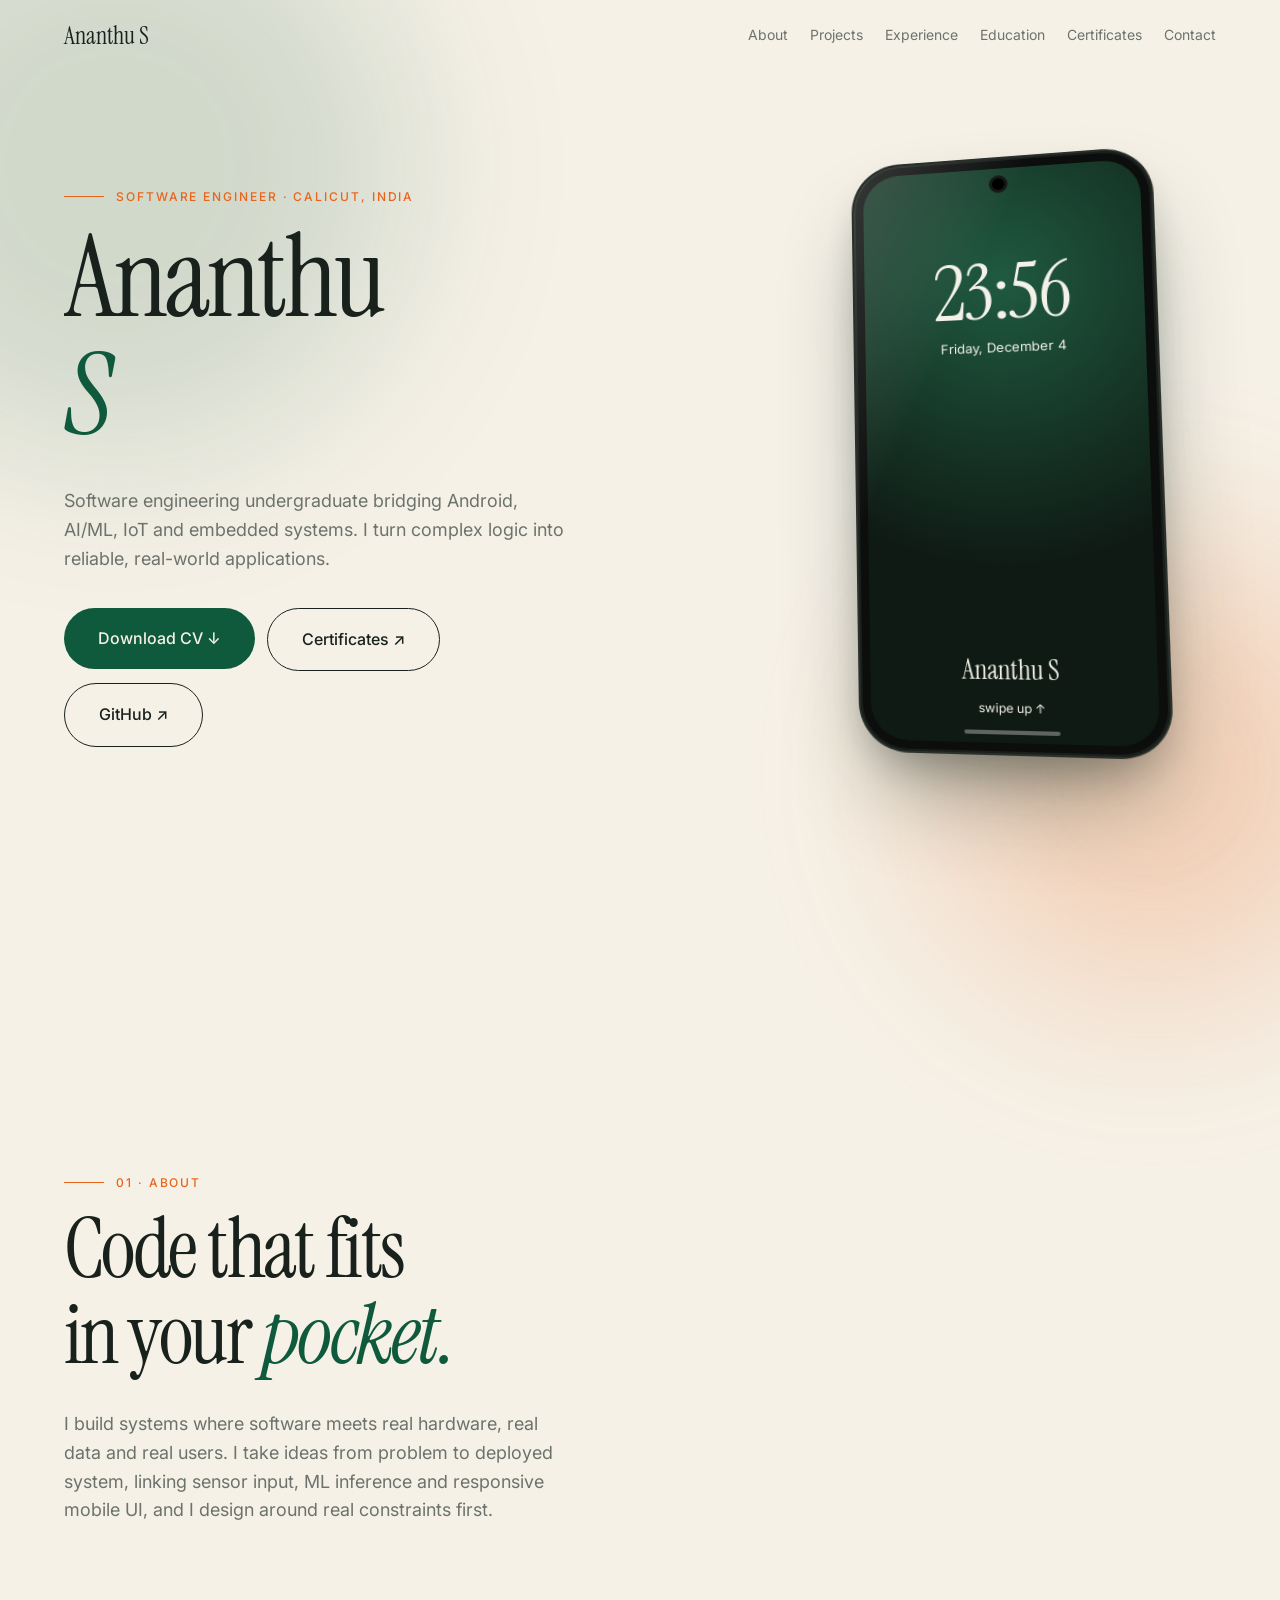
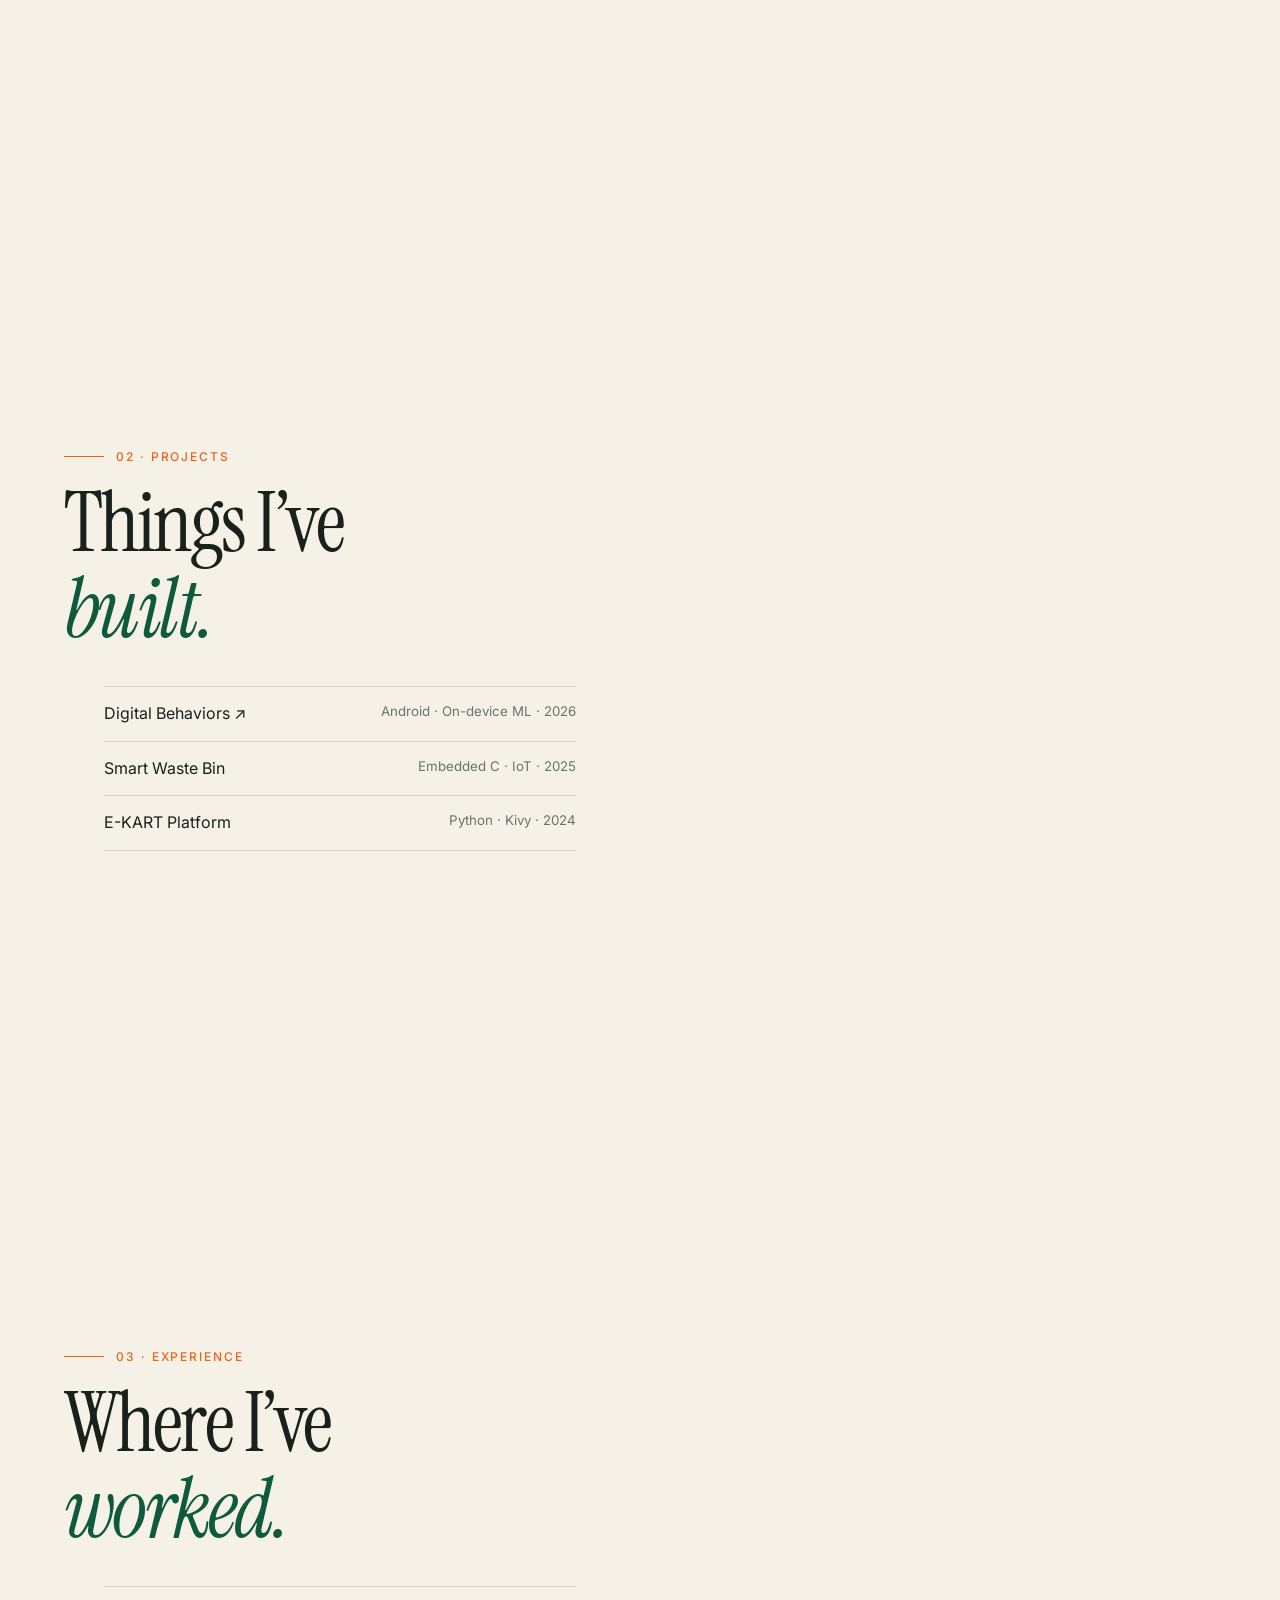
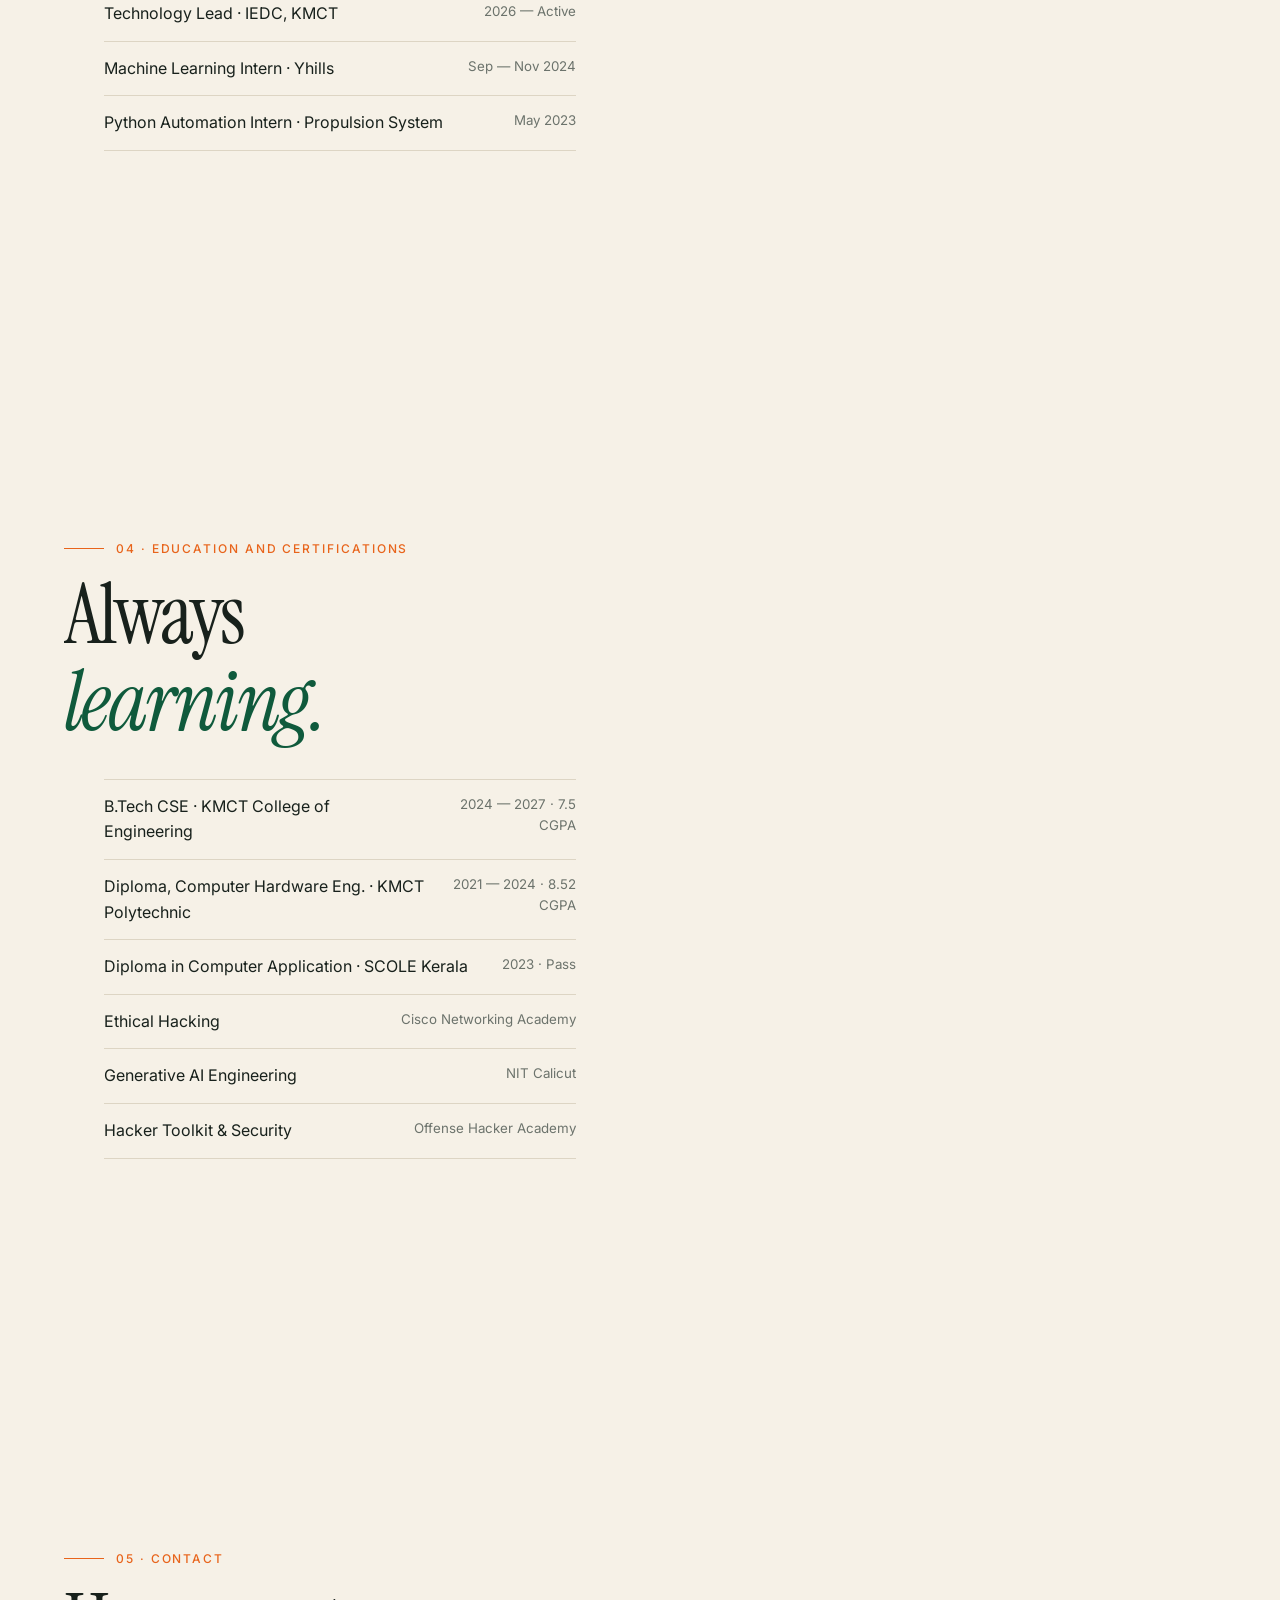
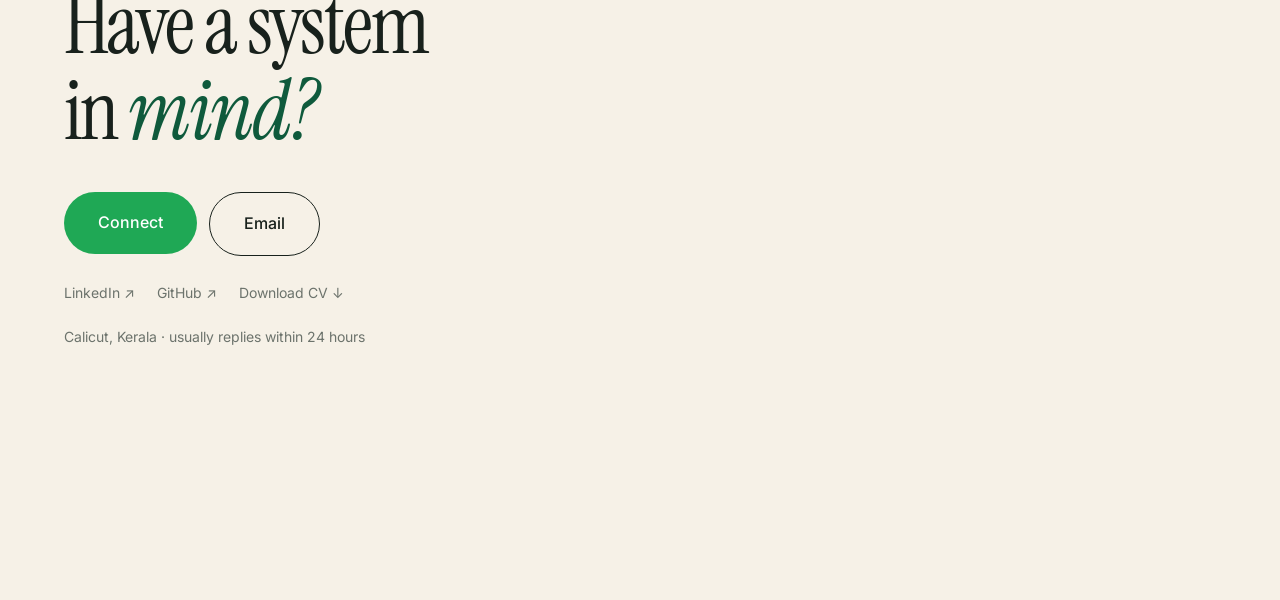
<file: index.html>
<!DOCTYPE html>
<html lang="en">

<head>
  <meta charset="utf-8">
  <meta name="viewport" content="width=device-width, initial-scale=1, viewport-fit=cover">
  <title>Ananthu S · Software engineer</title>
  <meta name="description" content="Portfolio of Ananthu S: Android, on-device ML, IoT and embedded systems.">
  <link rel="stylesheet"
    href="https://fonts.googleapis.com/css2?family=Instrument+Serif:ital@0;1&family=Inter:wght@400;500;600&display=swap">
  <style>
    :root {
      --bg: #F6F1E7;
      --fg: #18211C;
      --mute: #6C736C;
      --line: #DDD5C4;
      --acc: #0F5A3C;
      --hot: #E8641B;
      --card: #FBF8F1;
      color-scheme: light;
      box-sizing: border-box;
      padding-top: env(safe-area-inset-top, 0px);
      padding-bottom: env(safe-area-inset-bottom, 0px);
      --ser: "Instrument Serif", Georgia, serif
    }

    @media (prefers-color-scheme:dark) {
      :root:not([data-theme="light"]) {
        --bg: #101510;
        --fg: #EEE9DC;
        --mute: #98A096;
        --line: #243026;
        --acc: #4FC38A;
        --hot: #FF8A4C;
        --card: #161D17;
        color-scheme: dark
      }
    }

    :root[data-theme="dark"] {
      --bg: #101510;
      --fg: #EEE9DC;
      --mute: #98A096;
      --line: #243026;
      --acc: #4FC38A;
      --hot: #FF8A4C;
      --card: #161D17;
      color-scheme: dark
    }

    * {
      box-sizing: border-box;
      margin: 0
    }

    html {
      scroll-behavior: smooth
    }

    body {
      background: var(--bg);
      color: var(--fg);
      font: 16px/1.6 Inter, system-ui, -apple-system, sans-serif;
      overflow-x: hidden;
      -webkit-font-smoothing: antialiased
    }

    a {
      color: inherit;
      text-decoration: none
    }

    .blob {
      position: fixed;
      border-radius: 50%;
      filter: blur(90px);
      opacity: .35;
      z-index: 0;
      pointer-events: none;
      will-change: transform
    }

    .b1 {
      width: 46vw;
      height: 46vw;
      background: var(--acc);
      left: -14vw;
      top: -10vw;
      opacity: .16
    }

    .b2 {
      width: 36vw;
      height: 36vw;
      background: var(--hot);
      right: -8vw;
      bottom: -8vw;
      opacity: .22
    }

    #bar {
      position: fixed;
      left: 0;
      top: 0;
      height: 3px;
      width: 100%;
      background: var(--hot);
      transform-origin: 0 0;
      transform: scaleX(0);
      z-index: 50
    }

    nav {
      position: fixed;
      top: 0;
      left: 0;
      right: 0;
      z-index: 40;
      display: flex;
      justify-content: space-between;
      align-items: center;
      padding: calc(20px + env(safe-area-inset-top, 0px)) 5vw 0;
      font-size: 14px
    }

    nav b {
      font: 400 24px var(--ser)
    }

    nav div {
      display: flex;
      gap: 22px;
      color: var(--mute)
    }

    nav div a {
      transition: color .3s
    }

    nav div a.on,
    nav div a:hover {
      color: var(--fg)
    }

    @media(max-width:820px) {
      nav div {
        display: none
      }
    }

    /* phone */
    #stage {
      position: fixed;
      inset: 0;
      z-index: 5;
      display: flex;
      align-items: center;
      justify-content: flex-end;
      padding-right: 9vw;
      perspective: 1400px;
      pointer-events: none
    }

    #phone {
      width: 290px;
      height: 590px;
      transform-style: preserve-3d;
      will-change: transform
    }

    .ph {
      width: 100%;
      height: 100%;
      border-radius: 46px;
      background: #0B0E0C;
      padding: 10px;
      box-shadow: 0 0 0 2px #2A302B, 0 50px 90px -20px rgba(15, 40, 28, .45), 0 20px 40px -10px rgba(0, 0, 0, .25), inset 0 0 0 2px #1a1f1b;
      position: relative;
      animation: bob 6s ease-in-out infinite
    }

    .ph::after {
      content: "";
      position: absolute;
      inset: 0;
      border-radius: inherit;
      background: linear-gradient(115deg, rgba(255, 255, 255, .18), transparent 32%);
      pointer-events: none
    }

    .cam {
      position: absolute;
      left: 50%;
      top: 20px;
      width: 12px;
      height: 12px;
      border-radius: 50%;
      background: #000;
      box-shadow: 0 0 0 3px #151a16;
      z-index: 5;
      transform: translateX(-50%)
    }

    .scr {
      width: 100%;
      height: 100%;
      border-radius: 36px;
      overflow: hidden;
      position: relative;
      background: #0F1A14;
      color: #F3F1E8;
      font-size: 13px
    }

    .pn {
      position: absolute;
      inset: 0;
      padding: 54px 18px 24px;
      opacity: 0;
      transform: translateY(24px) scale(.97);
      transition: opacity .6s, transform .6s;
      visibility: hidden
    }

    .pn.on {
      opacity: 1;
      transform: none;
      visibility: visible
    }

    .pn.on .a {
      animation: in .7s calc(var(--i, 0)*.09s + .15s) cubic-bezier(.2, .9, .2, 1) both
    }

    .lock {
      display: flex;
      flex-direction: column;
      align-items: center;
      text-align: center;
      background: radial-gradient(circle at 50% 20%, #1f5a40, transparent 60%)
    }

    .lock .clk {
      font: 400 78px/1 var(--ser);
      margin-top: 34px;
      letter-spacing: -.02em
    }

    .lock .dt {
      opacity: .7;
      margin-top: 6px
    }

    .lock .nm {
      margin-top: auto;
      font: 400 26px var(--ser)
    }

    .lock .sw {
      margin-top: 10px;
      opacity: .6;
      animation: hint 1.8s ease-in-out infinite;
      font-size: 12px
    }

    .grid {
      display: grid;
      grid-template-columns: repeat(4, 1fr);
      gap: 20px 8px;
      margin-top: 20px
    }

    .ic {
      display: flex;
      flex-direction: column;
      align-items: center;
      gap: 6px;
      font-size: 10px;
      opacity: .9
    }

    .ic i {
      width: 46px;
      height: 46px;
      border-radius: 15px;
      display: grid;
      place-items: center;
      font: 600 16px Inter;
      font-style: normal;
      color: #fff
    }

    .hd {
      font: 400 28px var(--ser);
      margin-bottom: 14px
    }

    .card {
      background: #1A2A21;
      border-radius: 18px;
      padding: 14px;
      margin-bottom: 10px;
      border: 1px solid #274034
    }

    .card b {
      display: block;
      font-weight: 600;
      font-size: 14px
    }

    .card small {
      opacity: .65
    }

    .card em {
      font-style: normal;
      color: #F59A5F;
      font-size: 11px;
      display: block;
      margin-top: 6px
    }

    .note {
      display: flex;
      gap: 10px;
      align-items: flex-start
    }

    .note i {
      width: 30px;
      height: 30px;
      border-radius: 50%;
      background: var(--hot);
      flex: none;
      display: grid;
      place-items: center;
      font-style: normal;
      font-size: 13px;
      color: #fff
    }

    .bar {
      height: 4px;
      border-radius: 4px;
      background: #274034;
      margin-top: 10px;
      overflow: hidden
    }

    .bar u {
      display: block;
      height: 100%;
      background: #4FC38A;
      width: 0;
      transition: width 1.4s .5s cubic-bezier(.2, .8, .2, 1)
    }

    .pn.on .bar u {
      width: var(--w)
    }

    .msg {
      background: #1A2A21;
      border-radius: 16px;
      padding: 14px;
      min-height: 110px;
      line-height: 1.5;
      border: 1px solid #274034
    }

    .msg span {
      border-right: 2px solid #F59A5F;
      animation: blink 1s steps(1) infinite
    }

    .send {
      margin-top: 14px;
      background: #25D366;
      color: #fff;
      border-radius: 999px;
      text-align: center;
      padding: 13px;
      font-weight: 600;
      animation: pulse 2s infinite
    }

    .gest {
      position: absolute;
      bottom: 8px;
      left: 50%;
      width: 90px;
      height: 4px;
      border-radius: 4px;
      background: #ffffff55;
      transform: translateX(-50%)
    }

    /* scenes */
    main {
      position: relative;
      z-index: 10
    }

    .sc {
      min-height: 100vh;
      display: flex;
      flex-direction: column;
      justify-content: center;
      padding: 14vh 5vw;
      width: min(640px, 100%)
    }

    .sc:first-child {
      padding-top: 18vh
    }

    .ey {
      font: 500 12px Inter;
      letter-spacing: .16em;
      text-transform: uppercase;
      color: var(--hot);
      margin-bottom: 20px;
      display: flex;
      gap: 12px;
      align-items: center
    }

    .ey::before {
      content: "";
      width: 0;
      height: 1px;
      background: var(--hot);
      transition: width 1s
    }

    .sc.in .ey::before {
      width: 40px
    }

    h1,
    h2 {
      font: 400 clamp(52px, 9vw, 124px)/.92 var(--ser);
      letter-spacing: -.03em
    }

    h2 {
      font-size: clamp(44px, 6.6vw, 92px)
    }

    h1 em,
    h2 em {
      color: var(--acc);
      font-style: italic
    }

    .ln {
      display: block;
      overflow: hidden;
      padding-bottom: .1em
    }

    .ln>span {
      display: block;
      transform: translateY(105%);
      transition: transform 1.1s cubic-bezier(.2, .9, .2, 1);
      transition-delay: calc(var(--i, 0)*.12s)
    }

    .sc.in .ln>span {
      transform: none
    }

    .fd {
      opacity: 0;
      transform: translateY(24px);
      transition: opacity .9s .4s, transform .9s .4s
    }

    .sc.in .fd {
      opacity: 1;
      transform: none
    }

    .sc p.fd {
      margin-top: 28px;
      color: var(--mute);
      font-size: 18px;
      max-width: 30em
    }

    .sc ul {
      list-style: none;
      margin-top: 30px
    }

    .sc li {
      padding: 14px 0;
      border-top: 1px solid var(--line);
      display: flex;
      justify-content: space-between;
      gap: 20px;
      transition: padding .4s, color .3s
    }

    .sc li:last-child {
      border-bottom: 1px solid var(--line)
    }

    .sc li:hover {
      padding-left: 12px;
      color: var(--acc)
    }

    .sc li small {
      color: var(--mute);
      text-align: right
    }

    .btn {
      display: inline-flex;
      margin-top: 34px;
      padding: 18px 34px;
      border-radius: 999px;
      background: var(--acc);
      color: #F6F1E7;
      font-weight: 500;
      transition: transform .3s, background .3s;
      align-self: flex-start
    }

    .btn:hover {
      background: var(--hot);
      transform: translateY(-3px) scale(1.03)
    }

    .row {
      display: flex;
      flex-wrap: wrap;
      gap: 12px;
      margin-top: 34px;
      align-items: center
    }

    .row .btn {
      margin-top: 0
    }

    .row.sm {
      margin-top: 26px;
      gap: 22px;
      font-size: 14px;
      color: var(--mute)
    }

    .row.sm a {
      transition: color .3s
    }

    .row.sm a:hover {
      color: var(--acc)
    }

    .btn.o {
      background: transparent;
      color: var(--fg);
      border: 1px solid var(--fg)
    }

    .btn.o:hover {
      background: var(--fg);
      color: var(--bg)
    }

    .btn.wa {
      background: #1FA855;
      color: #fff
    }

    .btn.wa:hover {
      background: #25D366
    }

    .sc li a {
      display: inline-block
    }

    @media(prefers-color-scheme:dark) {
      .btn {
        color: #0b100c
      }
    }

    @media(max-width:820px) {
      #stage {
        justify-content: center;
        align-items: flex-start;
        padding: 11vh 0 0;
        opacity: .95
      }

      .sc {
        width: 100%;
        justify-content: flex-end;
        padding-bottom: 7vh;
        background: linear-gradient(transparent, var(--bg) 42%)
      }

      .sc>* {
        position: relative
      }

      h1 {
        font-size: clamp(46px, 14vw, 72px)
      }

      h2 {
        font-size: clamp(40px, 11vw, 60px)
      }

      .sc p.fd {
        font-size: 16px
      }
    }

    @keyframes bob {
      50% {
        transform: translateY(-12px)
      }
    }

    @keyframes in {
      from {
        opacity: 0;
        transform: translateY(26px) scale(.94)
      }

      to {
        opacity: 1;
        transform: none
      }
    }

    @keyframes hint {
      50% {
        transform: translateY(-8px);
        opacity: 1
      }
    }

    @keyframes blink {
      50% {
        border-color: transparent
      }
    }

    @keyframes pulse {

      0%,
      100% {
        box-shadow: 0 0 0 0 rgba(37, 211, 102, .6)
      }

      60% {
        box-shadow: 0 0 0 14px rgba(37, 211, 102, 0)
      }
    }

    @media(prefers-reduced-motion:reduce) {
      * {
        animation-duration: .01s !important;
        animation-iteration-count: 1 !important;
        transition-duration: .01s !important
      }
    }
  </style>
</head>

<body>
  <div class="blob b1" id="b1"></div>
  <div class="blob b2" id="b2"></div>
  <div id="bar"></div>
  <nav><b>Ananthu S</b>
    <div id="nv"><a href="#s1">About</a><a href="#s2">Projects</a><a href="#s3">Experience</a><a
        href="#s4">Education</a><a href="certificates.html">Certificates</a><a href="#s5">Contact</a></div>
  </nav>

  <div id="stage">
    <div id="phone">
      <div class="ph">
        <div class="cam"></div>
        <div class="scr" id="scr"></div>
      </div>
    </div>
  </div>

  <main id="main">
    <section class="sc" id="s0">
      <div class="ey">Software engineer · Calicut, India</div>
      <h1><span class="ln"><span style="--i:0">Ananthu</span></span><span class="ln"><span
            style="--i:1"><em>S</em></span></span></h1>
      <p class="fd">Software engineering undergraduate bridging Android, AI/ML, IoT and embedded systems. I turn complex
        logic into reliable, real-world applications.</p>
      <div class="row fd"><a class="btn" href="https://github.com/ATU-S/portfolio/raw/refs/heads/main/Ananthu%20S.pdf"
          target="_blank" rel="noreferrer">Download CV ↓</a><a class="btn o" href="certificates.html">Certificates
          ↗</a><a class="btn o" href="https://github.com/ATU-S" target="_blank" rel="noreferrer">GitHub ↗</a></div>
    </section>
    <section class="sc" id="s1">
      <div class="ey">01 · About</div>
      <h2><span class="ln"><span style="--i:0">Code that fits</span></span><span class="ln"><span style="--i:1">in your
            <em>pocket.</em></span></span></h2>
      <p class="fd">I build systems where software meets real hardware, real data and real users. I take ideas from
        problem to deployed system, linking sensor input, ML inference and responsive mobile UI, and I design around
        real constraints first.</p>
    </section>
    <section class="sc" id="s2">
      <div class="ey">02 · Projects</div>
      <h2><span class="ln"><span style="--i:0">Things I’ve</span></span><span class="ln"><span
            style="--i:1"><em>built.</em></span></span></h2>
      <ul class="fd" id="pl"></ul>
    </section>
    <section class="sc" id="s3">
      <div class="ey">03 · Experience</div>
      <h2><span class="ln"><span style="--i:0">Where I’ve</span></span><span class="ln"><span
            style="--i:1"><em>worked.</em></span></span></h2>
      <ul class="fd" id="el"></ul>
    </section>
    <section class="sc" id="s4">
      <div class="ey">04 · Education and certifications</div>
      <h2><span class="ln"><span style="--i:0">Always</span></span><span class="ln"><span
            style="--i:1"><em>learning.</em></span></span></h2>
      <ul class="fd" id="dl"></ul>
    </section>
    <section class="sc" id="s5">
      <div class="ey">05 · Contact</div>
      <h2><span class="ln"><span style="--i:0">Have a system</span></span><span class="ln"><span style="--i:1">in
            <em>mind?</em></span></span></h2>
      <div class="row fd"><a class="btn wa"
          href="https://wa.me/919400642545?text=Hi%20Ananthu%2C%20I%20saw%20your%20portfolio." target="_blank"
          rel="noreferrer">Connect</a><a class="btn o"
          href="mailto:ananthus1687@gmail.com">Email</a></div>
      <div class="row sm fd"><a href="https://www.linkedin.com/in/atu-s" target="_blank" rel="noreferrer">LinkedIn
          ↗</a><a href="https://github.com/ATU-S" target="_blank" rel="noreferrer">GitHub ↗</a><a
          href="https://github.com/ATU-S/portfolio/raw/refs/heads/main/Ananthu%20S.pdf" target="_blank"
          rel="noreferrer">Download CV ↓</a></div>
      <p class="fd" style="font-size:14px;margin-top:22px">Calicut, Kerala · usually replies within 24 hours</p>
    </section>
  </main>

  <script>
    /* ===== EDIT YOUR CONTENT HERE ===== */
    const CERTS = [["Ethical Hacking", "Cisco Networking Academy"], ["Generative AI Engineering", "NIT Calicut"], ["Hacker Toolkit & Security", "Offense Hacker Academy"]];
    const PROJECTS = [["Digital Behaviors", "Android · On-device ML · 2026", "https://github.com/ATU-S/digital-behaviors", "Private, on-device screen-time insights."], ["Smart Waste Bin", "Embedded C · IoT · 2025", null, "Auto waste sorting with ultrasonic and inductive sensors."], ["E-KART Platform", "Python · Kivy · 2024", null, "Store inventory, stock routing and recommendations."]];
    const EXP = [["Technology Lead · IEDC, KMCT", "2026 — Active"], ["Machine Learning Intern · Yhills", "Sep — Nov 2024"], ["Python Automation Intern · Propulsion System", "May 2023"]];
    const EDU = [["B.Tech CSE · KMCT College of Engineering", "2024 — 2027 · 7.5 CGPA", 75], ["Diploma, Computer Hardware Eng. · KMCT Polytechnic", "2021 — 2024 · 8.52 CGPA", 85], ["Diploma in Computer Application · SCOLE Kerala", "2023 · Pass", 100]];
    const APPS = [["A", "Android", "#3DDC84"], ["K", "Kotlin", "#7F52FF"], ["Py", "Python", "#3776AB"], ["ML", "TFLite", "#E8641B"], ["IO", "IoT", "#2F8F6B"], ["C", "Embedded C", "#4A6FA5"], ["Git", "Git", "#C2492B"], ["Li", "Linux", "#B8A21E"]];
    /* ================================== */
    const $ = s => document.querySelector(s);
    const li = (a) => a.map(x => `<li><span>${typeof x[2] === "string" ? `<a href="${x[2]}" target="_blank" rel="noreferrer">${x[0]} ↗</a>` : x[0]}</span><small>${x[1]}</small></li>`).join("");
    $("#pl").innerHTML = li(PROJECTS); $("#el").innerHTML = li(EXP); $("#dl").innerHTML = li(EDU.concat(CERTS));
    const cols = ["#E8641B", "#3DDC84", "#7F52FF", "#4A6FA5"];
    const panels = [
      `<div class="pn lock"><div class="clk a" id="clk" style="--i:0">09:41</div><div class="dt a" id="dt" style="--i:1"></div><div class="nm a" style="--i:2">Ananthu S</div><div class="sw a" style="--i:3">swipe up ↑</div></div>`,
      `<div class="pn"><div class="hd a">Hello.</div><div class="grid">${APPS.map((p, i) => `<div class="ic a" style="--i:${i + 1}"><i style="background:${p[2]}">${p[0]}</i>${p[1]}</div>`).join("")}</div></div>`,
      `<div class="pn"><div class="hd a">Projects</div>${PROJECTS.map((p, i) => `<div class="card a" style="--i:${i + 1}"><b>${p[0]}</b><small>${p[3]}</small><em>${p[1]}</em></div>`).join("")}</div>`,
      `<div class="pn"><div class="hd a">Experience</div>${EXP.map((p, i) => `<div class="card note a" style="--i:${i + 1}"><i>${i + 1}</i><div><b>${p[0]}</b><small>${p[1]}</small></div></div>`).join("")}</div>`,
      `<div class="pn"><div class="hd a">Education</div>${EDU.map((p, i) => `<div class="card a" style="--i:${i + 1}"><b>${p[0]}</b><small>${p[1]}</small><div class="bar"><u style="--w:${p[2]}%"></u></div></div>`).join("")}<div class="card a" style="--i:4"><b>3 certifications</b><small>Cisco · NIT Calicut · Offense Hacker Academy</small><div class="bar"><u style="--w:100%"></u></div></div></div>`,
      `<div class="pn"><div class="hd a">WhatsApp</div><div class="card a" style="--i:1"><small>Chat with Ananthu</small><b>+91 94006 42545</b></div><div class="msg a" style="--i:2"><span id="ty"></span></div><div class="send a" style="--i:3">Send</div></div>`];
    $("#scr").innerHTML = panels.join("") + '<div class="gest"></div>';
    const pn = [...document.querySelectorAll(".pn")];
    // clock
    (function c() { const d = new Date(); $("#clk").textContent = d.toLocaleTimeString([], { hour: "2-digit", minute: "2-digit", hour12: false }); $("#dt").textContent = d.toLocaleDateString([], { weekday: "long", day: "numeric", month: "long" }); setTimeout(c, 10000) })();
    // typing
    const TXT = "Hi Ananthu, I have an idea for a connected device…"; let ti = 0, tt;
    function type() { clearTimeout(tt); ti = 0; (function k() { $("#ty").textContent = TXT.slice(0, ti++); if (ti <= TXT.length) tt = setTimeout(k, 45) })() }
    // scenes
    const sc = [...document.querySelectorAll(".sc")]; let act = -1;
    function setAct(i) { if (i === act) return; act = i; pn.forEach((p, j) => p.classList.toggle("on", j === i)); if (i === 5) type(); document.querySelectorAll("#nv a").forEach(a => a.classList.toggle("on", a.getAttribute("href") === "#s" + i)) }
    const io = new IntersectionObserver(es => es.forEach(e => { if (e.isIntersecting) e.target.classList.add("in") }), { threshold: .35 });
    sc.forEach(s => io.observe(s));
    // phone choreography: [rotY, rotX, rotZ, scale, shiftX]
    const K = [[-22, 8, -2, 1, 0], [16, -5, 4, 1.02, -4], [-14, 9, -4, 1, 0], [22, 2, 3, 1.03, -3], [-16, -7, -3, 1, 0], [0, 0, 0, 1.1, -8]];
    const lerp = (a, b, t) => a + (b - a) * t; let cur = null, mx = 0, my = 0;
    addEventListener("pointermove", e => { mx = e.clientX / innerWidth - .5; my = e.clientY / innerHeight - .5 });
    const ph = $("#phone"), bar = $("#bar"), b1 = $("#b1"), b2 = $("#b2");
    const reduce = matchMedia("(prefers-reduced-motion:reduce)").matches;
    function frame() {
      const y = scrollY + innerHeight / 2, C = sc.map(s => s.offsetTop + s.offsetHeight / 2);
      let i = 0; while (i < C.length - 2 && y > C[i + 1]) i++;
      const t = Math.min(1, Math.max(0, (y - C[i]) / (C[i + 1] - C[i]))), e = t * t * (3 - 2 * t);
      const T = K[i].map((v, k) => lerp(v, K[i + 1][k], e));
      setAct(Math.round(i + t));
      if (!cur) cur = T.slice(); else for (let k = 0; k < 5; k++)cur[k] += (T[k] - cur[k]) * .08;
      const mob = innerWidth <= 820, sk = mob ? .6 : 1, h = document.documentElement;
      const sp = scrollY / (h.scrollHeight - innerHeight || 1);
      ph.style.transform = `translateX(${cur[4] * (mob ? 0 : 1)}vw) rotateY(${cur[0] + mx * 10}deg) rotateX(${cur[1] - my * 8}deg) rotateZ(${cur[2]}deg) scale(${cur[3] * sk})`;
      ph.style.marginTop = mob ? "-120px" : "0";
      bar.style.transform = `scaleX(${sp})`;
      b1.style.transform = `translate(${sp * 30}vw,${sp * 60}vh)`; b2.style.transform = `translate(${-sp * 40}vw,${-sp * 40}vh)`;
      if (!reduce) requestAnimationFrame(frame)
    }
    frame(); if (reduce) addEventListener("scroll", frame, { passive: true });
  </script>
</body>

</html>
</file>
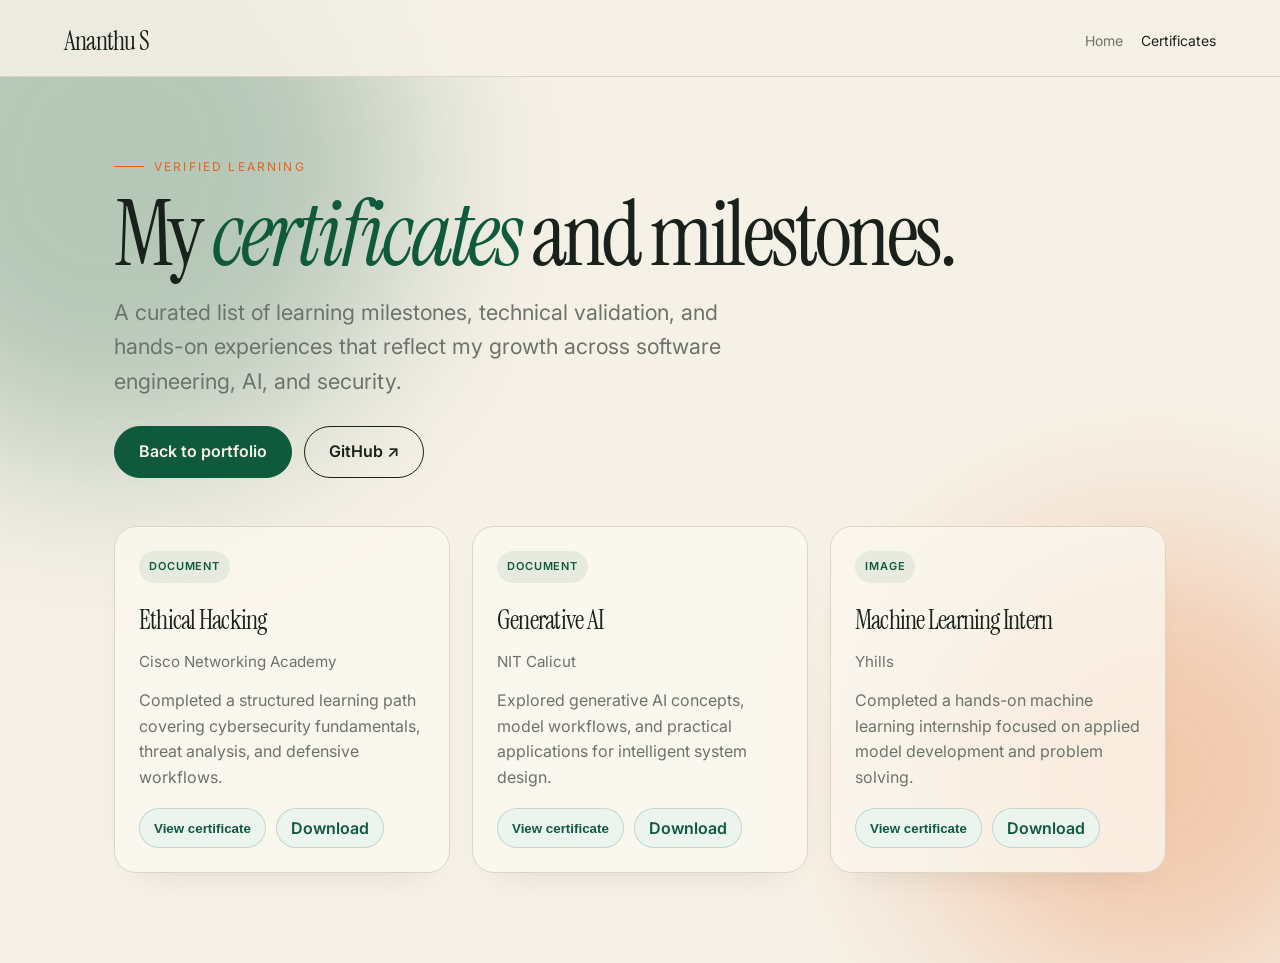
<file: certificates.html>
<!DOCTYPE html>
<html lang="en">

<head>
  <meta charset="utf-8">
  <meta name="viewport" content="width=device-width, initial-scale=1, viewport-fit=cover">
  <title>Certificates · Ananthu S</title>
  <meta name="description" content="Certificate portfolio page for Ananthu S.">
  <link rel="preconnect" href="https://fonts.googleapis.com">
  <link rel="preconnect" href="https://fonts.gstatic.com" crossorigin>
  <link href="https://fonts.googleapis.com/css2?family=Instrument+Serif:ital@0;1&family=Inter:wght@400;500;600;700&display=swap" rel="stylesheet">
  <style>
    :root {
      --bg: #F6F1E7;
      --fg: #18211C;
      --mute: #6C736C;
      --line: #DDD5C4;
      --acc: #0F5A3C;
      --hot: #E8641B;
      --card: #FBF8F1;
      --shadow: rgba(15, 40, 28, 0.16);
      --ser: "Instrument Serif", Georgia, serif;
    }

    * { box-sizing: border-box; }
    html { scroll-behavior: smooth; }
    body {
      margin: 0;
      font-family: Inter, system-ui, -apple-system, sans-serif;
      background: var(--bg);
      color: var(--fg);
      line-height: 1.6;
      overflow-x: hidden;
      -webkit-font-smoothing: antialiased;
    }

    a { color: inherit; text-decoration: none; }

    .blob {
      position: fixed;
      border-radius: 50%;
      filter: blur(90px);
      opacity: .28;
      z-index: 0;
      pointer-events: none;
    }

    .b1 {
      width: 46vw;
      height: 46vw;
      background: var(--acc);
      left: -14vw;
      top: -10vw;
    }

    .b2 {
      width: 36vw;
      height: 36vw;
      background: var(--hot);
      right: -8vw;
      bottom: -8vw;
    }

    nav {
      position: sticky;
      top: 0;
      z-index: 20;
      display: flex;
      justify-content: space-between;
      align-items: center;
      padding: 24px 5vw 18px;
      background: rgba(246, 241, 231, 0.86);
      backdrop-filter: blur(12px);
      border-bottom: 1px solid var(--line);
    }

    nav b {
      font: 400 26px var(--ser);
      letter-spacing: -.03em;
    }

    nav div {
      display: flex;
      align-items: center;
      gap: 18px;
      flex-wrap: wrap;
      color: var(--mute);
      font-size: 14px;
    }

    nav div a:hover,
    nav div a.is-active {
      color: var(--fg);
    }

    .page {
      position: relative;
      z-index: 1;
      max-width: 1180px;
      margin: 0 auto;
      padding: 72px 5vw 90px;
    }

    .ey {
      font-size: 12px;
      letter-spacing: .18em;
      text-transform: uppercase;
      color: var(--hot);
      margin-bottom: 18px;
      display: inline-flex;
      align-items: center;
      gap: 10px;
    }

    .ey::before {
      content: "";
      width: 30px;
      height: 1px;
      background: var(--hot);
      display: inline-block;
    }

    h1 {
      font: 400 clamp(46px, 7vw, 92px)/.92 var(--ser);
      letter-spacing: -.04em;
      margin: 0;
    }

    h1 em {
      color: var(--acc);
      font-style: italic;
    }

    .lead {
      max-width: 42rem;
      margin-top: 18px;
      font-size: clamp(1.05rem, 2vw, 1.35rem);
      color: var(--mute);
    }

    .cta {
      display: flex;
      flex-wrap: wrap;
      gap: 12px;
      margin-top: 28px;
    }

    .btn {
      display: inline-flex;
      align-items: center;
      justify-content: center;
      min-height: 52px;
      padding: 0 24px;
      border-radius: 999px;
      background: var(--acc);
      color: #F6F1E7;
      border: 1px solid var(--acc);
      font-weight: 600;
      transition: transform .25s ease, background .25s ease, color .25s ease;
    }

    .btn:hover {
      transform: translateY(-2px);
      background: var(--hot);
      border-color: var(--hot);
    }

    .btn.alt {
      background: transparent;
      color: var(--fg);
      border-color: var(--fg);
    }

    .btn.alt:hover {
      background: var(--fg);
      color: var(--bg);
    }

    .grid {
      display: grid;
      grid-template-columns: repeat(auto-fit, minmax(260px, 1fr));
      gap: 22px;
      margin-top: 48px;
    }

    .card {
      background: rgba(251, 248, 241, 0.74);
      border: 1px solid var(--line);
      border-radius: 22px;
      box-shadow: 0 18px 38px -26px var(--shadow);
      padding: 24px;
      transition: transform .25s ease, border-color .25s ease;
    }

    .card:hover {
      transform: translateY(-3px);
      border-color: rgba(15, 90, 60, 0.55);
    }

    .badge {
      display: inline-flex;
      align-items: center;
      border-radius: 999px;
      padding: 7px 10px;
      background: rgba(15, 90, 60, 0.08);
      color: var(--acc);
      font-size: 11px;
      font-weight: 600;
      letter-spacing: .08em;
      text-transform: uppercase;
    }

    .card h2 {
      margin: 18px 0 8px;
      font-size: clamp(1.5rem, 2vw, 2.1rem);
      font-family: var(--ser);
      letter-spacing: -.03em;
      font-weight: 400;
    }

    .issuer {
      color: var(--mute);
      font-size: 0.95rem;
      margin-bottom: 14px;
    }

    .description {
      color: var(--mute);
      min-height: 72px;
    }

    .card-actions {
      display: flex;
      gap: 10px;
      margin-top: 18px;
      flex-wrap: wrap;
    }

    .mini-btn {
      display: inline-flex;
      align-items: center;
      justify-content: center;
      min-height: 40px;
      padding: 0 14px;
      border-radius: 999px;
      background: #ECF4EE;
      color: var(--acc);
      border: 1px solid rgba(15, 90, 60, 0.18);
      font-weight: 600;
      cursor: pointer;
    }

    .mini-btn:hover {
      background: var(--acc);
      color: #fff;
    }

    .empty {
      padding: 28px 0;
      color: var(--mute);
    }

    .modal {
      position: fixed;
      inset: 0;
      display: none;
      align-items: center;
      justify-content: center;
      padding: 20px;
      z-index: 40;
    }

    .modal.open {
      display: flex;
    }

    .modal-backdrop {
      position: absolute;
      inset: 0;
      background: rgba(16, 21, 16, 0.66);
    }

    .modal-panel {
      position: relative;
      width: min(1100px, 92vw);
      max-height: 86vh;
      background: var(--card);
      border: 1px solid var(--line);
      border-radius: 24px;
      overflow: hidden;
      box-shadow: 0 36px 80px -30px rgba(0, 0, 0, 0.45);
    }

    .modal-header {
      display: flex;
      justify-content: space-between;
      align-items: center;
      gap: 20px;
      padding: 18px 22px;
      border-bottom: 1px solid var(--line);
      background: rgba(255,255,255,0.32);
    }

    .modal-header h3 {
      margin: 0;
      font-size: 1.3rem;
      font-weight: 600;
    }

    .close-btn {
      width: 38px;
      height: 38px;
      border-radius: 50%;
      border: 1px solid var(--line);
      background: transparent;
      font-size: 1.2rem;
      cursor: pointer;
    }

    .modal-body {
      padding: 18px;
      background: #fff;
      max-height: calc(86vh - 76px);
      overflow: auto;
    }

    .modal-body iframe {
      display: block;
      width: 100%;
      min-height: 70vh;
      border: 0;
      background: #fff;
    }

    .modal-body img {
      display: block;
      width: 100%;
      object-fit: contain;
      max-height: 70vh;
      background: #fff;
    }

    .modal-meta {
      margin: 0 0 12px;
      color: var(--mute);
      font-size: 0.96rem;
    }

    .modal-actions {
      display: flex;
      gap: 10px;
      flex-wrap: wrap;
      margin-top: 18px;
    }

    @media (max-width: 700px) {
      nav {
        padding-inline: 20px;
      }

      nav div {
        gap: 10px;
        font-size: 12px;
      }

      .page {
        padding-top: 48px;
      }

      .cta,
      .card-actions,
      .modal-actions {
        flex-direction: column;
        align-items: stretch;
      }
    }
  </style>
</head>

<body>
  <div class="blob b1"></div>
  <div class="blob b2"></div>

  <nav>
    <b>Ananthu S</b>
    <div>
      <a href="index.html">Home</a>
      <a href="certificates.html" class="is-active">Certificates</a>
    </div>
  </nav>

  <main class="page">
    <div class="ey">Verified learning</div>
    <h1>My <em>certificates</em> and milestones.</h1>
    <p class="lead">A curated list of learning milestones, technical validation, and hands-on experiences that reflect my growth across software engineering, AI, and security.</p>

    <div class="cta">
      <a class="btn" href="index.html">Back to portfolio</a>
      <a class="btn alt" href="https://github.com/ATU-S" target="_blank" rel="noreferrer">GitHub ↗</a>
    </div>

    <section id="certificate-grid" class="grid" aria-live="polite"></section>
  </main>

  <div id="certificate-modal" class="modal" aria-hidden="true">
    <div class="modal-backdrop" data-close="true"></div>
    <div class="modal-panel" role="dialog" aria-modal="true" aria-labelledby="certificate-title">
      <div class="modal-header">
        <h3 id="certificate-title">Certificate</h3>
        <button class="close-btn" type="button" aria-label="Close modal">×</button>
      </div>
      <div class="modal-body">
        <p id="certificate-meta" class="modal-meta"></p>
        <div id="certificate-view"></div>
        <div class="modal-actions">
          <a id="certificate-download" class="btn" href="#" target="_blank" rel="noreferrer">Download</a>
          <button type="button" class="btn alt close-btn-inline" data-close="true">Close</button>
        </div>
      </div>
    </div>
  </div>

  <script>
    const modal = document.getElementById('certificate-modal');
    const modalTitle = document.getElementById('certificate-title');
    const modalMeta = document.getElementById('certificate-meta');
    const modalView = document.getElementById('certificate-view');
    const modalDownload = document.getElementById('certificate-download');

    async function loadCertificates() {
      const grid = document.getElementById('certificate-grid');

      try {
        const response = await fetch('certificates.json', { cache: 'no-store' });
        if (!response.ok) throw new Error('Unable to load certificates');
        const certificates = await response.json();

        if (!Array.isArray(certificates) || certificates.length === 0) {
          grid.innerHTML = '<div class="empty">No certificates available yet.</div>';
          return;
        }

        grid.innerHTML = certificates.map((item) => `
          <article class="card">
            <span class="badge">${item.type === 'image' ? 'Image' : 'Document'}</span>
            <h2>${escapeHtml(item.title || 'Certificate')}</h2>
            <div class="issuer">${escapeHtml(item.issuer || 'Issuer')}</div>
            <div class="description">${escapeHtml(item.description || 'Certificate description')}</div>
            <div class="card-actions">
              <button type="button" class="mini-btn" data-cert="${escapeHtml(item.title)}">View certificate</button>
              <a class="mini-btn" href="${item.downloadUrl || '#'}" target="_blank" rel="noreferrer">Download</a>
            </div>
          </article>
        `).join('');

        document.querySelectorAll('[data-cert]').forEach((button) => {
          button.addEventListener('click', () => {
            const certificate = certificates.find((item) => item.title === button.dataset.cert);
            if (certificate) openCertificate(certificate);
          });
        });
      } catch (error) {
        console.error(error);
        grid.innerHTML = '<div class="empty">Unable to load certificate data at the moment.</div>';
      }
    }

    function escapeHtml(value) {
      return String(value)
        .replace(/&/g, '&amp;')
        .replace(/</g, '&lt;')
        .replace(/>/g, '&gt;')
        .replace(/"/g, '&quot;')
        .replace(/'/g, '&#039;');
    }

    function openCertificate(item) {
      modalTitle.textContent = item.title || 'Certificate';
      modalMeta.textContent = `${item.issuer || 'Issuer'}${item.year ? ' · ' + item.year : ''}`;
      modalDownload.href = item.downloadUrl || '#';

      if (item.type === 'image') {
        modalView.innerHTML = `<img src="${item.previewUrl || ''}" alt="${escapeHtml(item.title || 'Certificate')}">`;
      } else {
        modalView.innerHTML = `<iframe src="${item.previewUrl || ''}" title="${escapeHtml(item.title || 'Certificate')}"></iframe>`;
      }

      modal.classList.add('open');
      modal.setAttribute('aria-hidden', 'false');
    }

    function closeCertificate() {
      modal.classList.remove('open');
      modal.setAttribute('aria-hidden', 'true');
      modalView.innerHTML = '';
    }

    document.addEventListener('click', (event) => {
      const isCloseTarget = event.target.matches('[data-close="true"]');
      const isCloseButton = event.target.closest('.close-btn');
      if (isCloseTarget || isCloseButton) {
        closeCertificate();
      }
    });

    document.addEventListener('keydown', (event) => {
      if (event.key === 'Escape' && modal.classList.contains('open')) {
        closeCertificate();
      }
    });

    loadCertificates();
  </script>
</body>

</html>
</file>
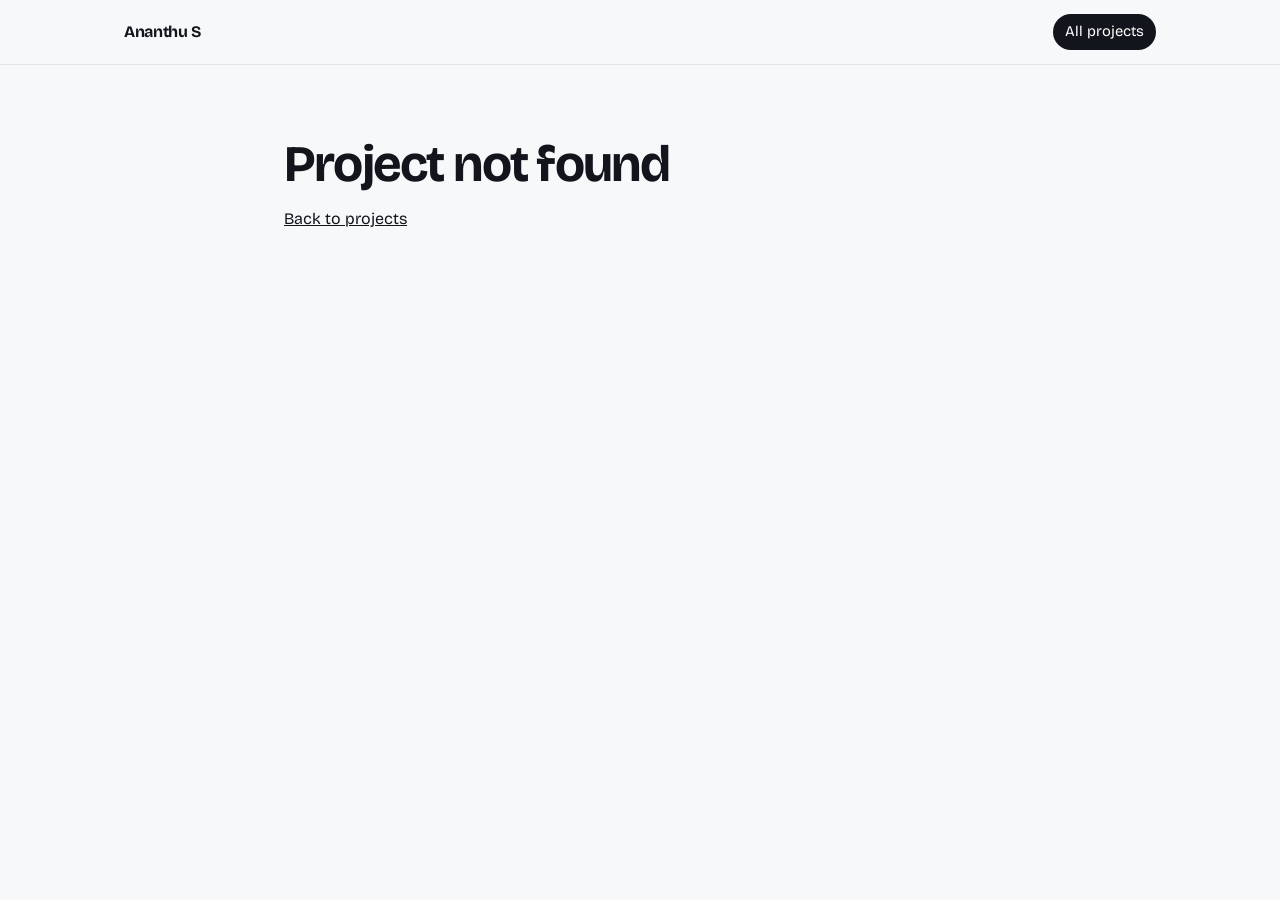
<file: project.html>
<!doctype html>
<html lang="en">
<head>
<meta charset="utf-8">
<meta name="viewport" content="width=device-width, initial-scale=1">
<title>Project · Ananthu S</title>
<link rel="preconnect" href="https://fonts.googleapis.com">
<link rel="preconnect" href="https://fonts.gstatic.com" crossorigin>
<link href="https://fonts.googleapis.com/css2?family=Bricolage+Grotesque:opsz,wght@12..96,300..800&display=swap" rel="stylesheet">
<link rel="stylesheet" href="css/style.css">
</head>
<body>
<header class="nav solid"><a class="brand" href="index.html">Ananthu S</a><nav><a href="index.html#projects" class="pill">All projects</a></nav></header>
<main class="wrap sec pj" id="pj"></main>
<script src="js/project.js"></script>
</body>
</html>
</file>
<file: css/style.css>
:root{--bg:#F7F8FA;--card:#fff;--ink:#12151B;--muted:#5B6270;--line:#E3E6EC;--accent:#3B5BFF;--mint:#17B890;--r:18px;--ease:cubic-bezier(.2,.8,.2,1)}
*{box-sizing:border-box;margin:0}
html{scroll-behavior:smooth;scroll-padding-top:80px}
body{font-family:"Bricolage Grotesque",system-ui,-apple-system,"Segoe UI",sans-serif;background:var(--bg);color:var(--ink);line-height:1.6;-webkit-font-smoothing:antialiased;overflow-x:hidden}
a{color:inherit}
:focus-visible{outline:2px solid var(--accent);outline-offset:3px;border-radius:6px}
.skip{position:absolute;left:-999px}.skip:focus{left:12px;top:12px;background:#fff;padding:8px 12px;z-index:99}
.wrap{max-width:1080px;margin:0 auto;padding:0 24px}

.nav{position:fixed;inset:0 0 auto 0;z-index:20;display:flex;justify-content:space-between;align-items:center;padding:14px max(24px,calc((100vw - 1080px)/2 + 24px));transition:background .3s,box-shadow .3s}
.nav.solid{background:rgba(247,248,250,.82);backdrop-filter:blur(14px);box-shadow:0 1px 0 var(--line)}
.brand{font-weight:700;text-decoration:none;letter-spacing:-.02em}
.nav nav{display:flex;gap:6px;align-items:center}
.nav nav a{text-decoration:none;font-size:.92rem;color:var(--muted);padding:6px 12px;border-radius:99px;transition:color .2s,background .2s}
.nav nav a:hover{color:var(--ink);background:#eceef3}
.nav nav .pill{background:var(--ink);color:#fff}.nav nav .pill:hover{background:var(--accent);color:#fff}

.hero{position:relative;min-height:100svh;display:flex;flex-direction:column;justify-content:center;overflow:hidden;padding-top:70px}
.bg{position:absolute;inset:0;z-index:0}
.blob{position:absolute;border-radius:50%;filter:blur(70px);opacity:.55;animation:float 18s ease-in-out infinite}
.b1{width:46vmax;height:46vmax;left:-12vmax;top:-14vmax;background:#9db0ff}
.b2{width:38vmax;height:38vmax;right:-10vmax;top:8vmax;background:#9ee8d2;animation-duration:23s;animation-delay:-6s}
.b3{width:28vmax;height:28vmax;left:30%;bottom:-16vmax;background:#cfd8ff;animation-duration:27s;animation-delay:-12s}
.grid{position:absolute;inset:0;background-image:radial-gradient(#12151b22 1px,transparent 1px);background-size:28px 28px;-webkit-mask-image:radial-gradient(ellipse at 50% 40%,#000 20%,transparent 75%);mask-image:radial-gradient(ellipse at 50% 40%,#000 20%,transparent 75%);animation:drift 40s linear infinite}
@keyframes float{0%,100%{transform:translate(0,0) scale(1)}33%{transform:translate(5vmax,3vmax) scale(1.08)}66%{transform:translate(-3vmax,6vmax) scale(.95)}}
@keyframes drift{to{background-position:28px 28px}}
.hero-in{position:relative;z-index:1;width:100%}
.status{display:inline-flex;align-items:center;gap:10px;background:#fff;border:1px solid var(--line);padding:6px 14px;border-radius:99px;font-size:.88rem;color:var(--muted);animation:up .8s var(--ease) both}
.dot{width:8px;height:8px;border-radius:50%;background:var(--mint);box-shadow:0 0 0 0 #17b89066;animation:pulse 2s infinite}
@keyframes pulse{70%{box-shadow:0 0 0 10px #17b89000}100%{box-shadow:0 0 0 0 #17b89000}}
h1{font-size:clamp(3.6rem,13vw,9.5rem);line-height:.95;letter-spacing:-.05em;font-weight:700;margin:26px 0 22px;display:flex;flex-wrap:wrap;overflow:hidden;padding-bottom:.08em}
h1 .ch{display:inline-block;transform:translateY(110%);animation:rise .9s var(--ease) forwards;animation-delay:calc(var(--i)*55ms + 250ms)}
h1 .sp{width:.28em}
@keyframes rise{to{transform:none}}
@keyframes up{from{opacity:0;transform:translateY(16px)}to{opacity:1;transform:none}}
.headline{max-width:34ch;font-size:clamp(1.15rem,2.4vw,1.55rem);color:var(--muted);line-height:1.4;animation:up .9s var(--ease) .9s both}
.cta{display:flex;flex-wrap:wrap;gap:12px;margin-top:32px;animation:up .9s var(--ease) 1.1s both}
.btn{display:inline-block;text-decoration:none;padding:12px 22px;border-radius:99px;font-weight:600;font-size:.95rem;border:1px solid var(--ink);transition:transform .25s var(--ease),background .25s,color .25s,box-shadow .25s}
.btn.main{background:var(--ink);color:#fff}
.btn:hover{transform:translateY(-3px);box-shadow:0 10px 24px -10px #12151b66}
.btn.main:hover{background:var(--accent);border-color:var(--accent)}
.ticker{position:absolute;bottom:0;left:0;right:0;border-block:1px solid var(--line);background:#ffffffaa;backdrop-filter:blur(6px);overflow:hidden;z-index:1}
.track{display:flex;width:max-content;animation:marq 32s linear infinite;padding:14px 0}
.track span{padding:0 28px;font-size:1.05rem;color:var(--muted);white-space:nowrap}
.track span::after{content:"";display:inline-block;width:6px;height:6px;border-radius:50%;background:var(--accent);margin-left:56px;vertical-align:middle}
@keyframes marq{to{transform:translateX(-50%)}}

.sec{padding:120px 24px 0}
h2{font-size:clamp(1.9rem,4.5vw,3.2rem);letter-spacing:-.035em;line-height:1.1;margin-bottom:44px;max-width:20ch}
.reveal{opacity:0;transform:translateY(24px);transition:opacity .9s var(--ease),transform .9s var(--ease)}
.reveal.in{opacity:1;transform:none}
.about{display:grid;grid-template-columns:1.3fr 1fr;gap:56px}
.about p{font-size:1.25rem;line-height:1.55;margin-bottom:18px;max-width:46ch}
dl div{display:flex;justify-content:space-between;gap:20px;padding:14px 0;border-bottom:1px solid var(--line)}
dt{color:var(--muted)}dd{font-weight:600;text-align:right}
.skills{display:grid;grid-template-columns:repeat(auto-fit,minmax(260px,1fr));gap:20px;margin-top:64px}
.skill{background:var(--card);border:1px solid var(--line);border-radius:var(--r);padding:26px}
.skill h3{font-size:1.15rem;letter-spacing:-.02em}.skill p{color:var(--muted);font-size:.93rem;margin:4px 0 18px}
.chips{display:flex;flex-wrap:wrap;gap:8px}
.chip{font-size:.85rem;padding:5px 12px;border-radius:99px;background:#eef1ff;color:#2a43c9;transition:transform .2s,background .2s,color .2s}
.chip:hover{transform:translateY(-2px);background:var(--accent);color:#fff}

#projects-list{border-bottom:1px solid var(--line)}
.proj{display:grid;grid-template-columns:90px 1fr auto;gap:28px;padding:34px 0;border-top:1px solid var(--line);position:relative}
.proj::before{content:"";position:absolute;left:0;top:-1px;height:2px;width:0;background:var(--accent);transition:width .6s var(--ease)}
.proj:hover::before{width:100%}
.proj .yr{color:var(--muted);padding-top:8px}
.proj h3{font-size:clamp(1.7rem,3.6vw,2.6rem);letter-spacing:-.035em;line-height:1.1;margin-bottom:10px;transition:transform .45s var(--ease),color .3s}
.proj:hover h3{transform:translateX(10px);color:var(--accent)}
.proj p{max-width:60ch;color:var(--muted)}
.proj ul{margin:14px 0 0;padding-left:18px;max-width:60ch}
.proj .chips{margin-top:18px}
.proj .chip{background:#fff;border:1px solid var(--line);color:var(--muted)}
.proj .acts{display:flex;flex-direction:column;gap:8px;align-items:flex-end;padding-top:8px}
.proj .acts a{text-decoration:none;font-weight:600;border-bottom:2px solid var(--line);transition:border-color .2s,color .2s}
.proj .acts a:hover{border-color:var(--accent);color:var(--accent)}

.timeline{list-style:none;padding:0 0 0 34px;position:relative}
.timeline::before{content:"";position:absolute;left:6px;top:8px;bottom:8px;width:2px;background:linear-gradient(var(--accent),var(--mint));transform-origin:top;transform:scaleY(var(--p,0))}
.timeline li{position:relative;padding-bottom:44px}
.timeline li::before{content:"";position:absolute;left:-34px;top:8px;width:14px;height:14px;border-radius:50%;background:var(--bg);border:2px solid var(--accent)}
.timeline .when{color:var(--muted);font-size:.92rem}
.timeline h3{font-size:1.5rem;letter-spacing:-.025em;margin:2px 0 8px}.timeline h3 span{color:var(--muted);font-weight:400}
.timeline p{max-width:60ch;color:var(--muted)}.timeline .chips{margin-top:14px}

.two{display:grid;grid-template-columns:1fr 1fr;gap:56px}
.rows{list-style:none;padding:0}
.rows li{padding:20px 0;border-top:1px solid var(--line);display:flex;justify-content:space-between;gap:16px}
.rows li:last-child{border-bottom:1px solid var(--line)}
.rows b{display:block;font-size:1.08rem;letter-spacing:-.01em}.rows small{color:var(--muted);font-size:.9rem}
.rows .r{text-align:right;white-space:nowrap}
.rows a.view{color:var(--accent);font-weight:600;text-decoration:none}.rows a.view:hover{text-decoration:underline}
.rows .none{color:var(--muted);font-size:.9rem}

.contact{text-align:center;padding-bottom:110px}.contact h2{margin-inline:auto}
.mail{display:inline-block;font-size:clamp(1.3rem,4.6vw,3rem);font-weight:700;letter-spacing:-.035em;text-decoration:none;background:linear-gradient(var(--accent),var(--accent)) 0 100%/0 3px no-repeat;transition:background-size .5s var(--ease),color .3s,opacity .9s var(--ease),transform .9s var(--ease)}
.mail:hover{background-size:100% 3px;color:var(--accent)}
.links{margin-top:28px;display:flex;gap:22px;justify-content:center;flex-wrap:wrap;color:var(--muted)}
.links a{text-decoration:none;border-bottom:1px solid var(--line)}.links a:hover{color:var(--ink);border-color:var(--ink)}
.foot{display:flex;justify-content:space-between;padding:24px;border-top:1px solid var(--line);color:var(--muted);font-size:.88rem}

@media(max-width:760px){
  .nav nav a:not(.pill){display:none}
  .about,.two{grid-template-columns:1fr;gap:36px}
  .proj{grid-template-columns:1fr;gap:10px}.proj .acts{flex-direction:row;gap:18px;align-items:flex-start}
  .sec{padding-top:90px}
}
@media(prefers-reduced-motion:reduce){
  *,*::before,*::after{animation:none!important;transition:none!important}
  h1 .ch{transform:none}.reveal{opacity:1;transform:none}.timeline::before{transform:none}
}

.timeline ul{margin:8px 0 0;padding-left:18px;max-width:60ch;color:var(--muted)}.timeline li li::before{display:none}.timeline li li{padding-bottom:3px}
.pj{max-width:760px;padding-top:130px;padding-bottom:100px}
.pj .yr{color:var(--muted)}.pj h2{max-width:none;margin:6px 0 14px}
.pj .lead{font-size:1.25rem;color:var(--muted);margin-bottom:20px}
.pj .pl{margin:26px 0 10px;display:flex;gap:10px}
.pj section{padding:30px 0 0}.pj h3{font-size:1.2rem;letter-spacing:-.02em;margin-bottom:10px}
.pj ul{padding-left:18px}.pj p{max-width:62ch}
.flow{list-style:none;padding:0;display:flex;flex-wrap:wrap;gap:10px;counter-reset:s}
.flow li{background:#fff;border:1px solid var(--line);border-radius:12px;padding:10px 16px;counter-increment:s}
.flow li::before{content:counter(s) ". ";color:var(--accent);font-weight:700}
</file>
